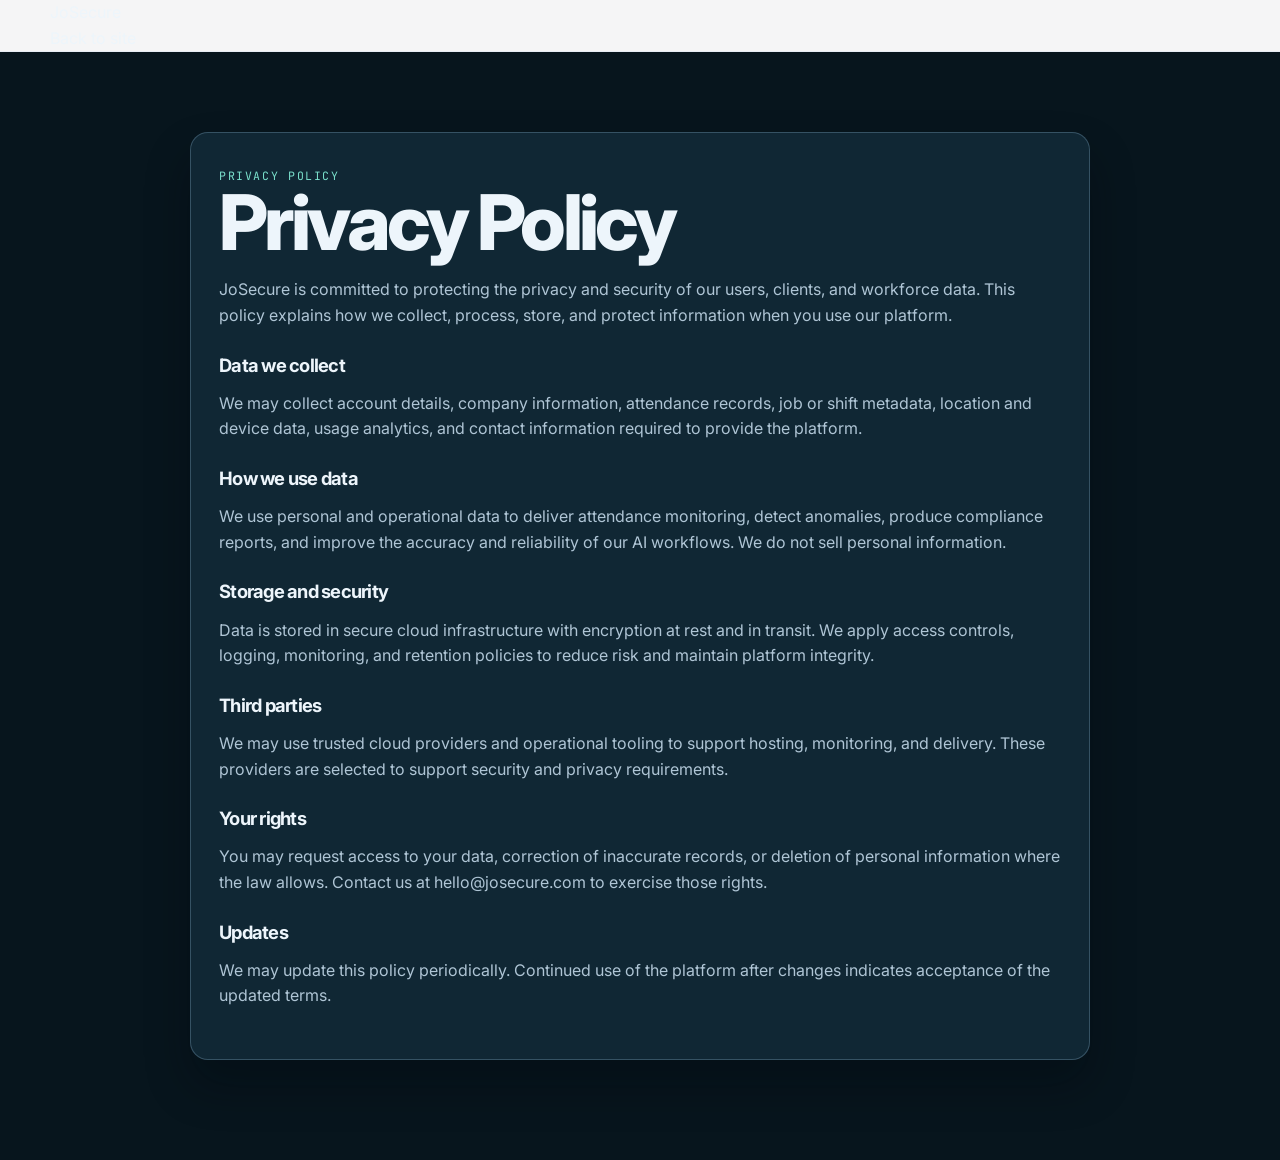
<file: privacy.html>
<!DOCTYPE html>
<html lang="en">
<head>
  <meta charset="UTF-8">
  <meta name="viewport" content="width=device-width, initial-scale=1.0">
  <title>Privacy Policy | JoSecure</title>
  <link rel="preconnect" href="https://fonts.googleapis.com">
  <link rel="preconnect" href="https://fonts.gstatic.com" crossorigin>
  <link href="https://fonts.googleapis.com/css2?family=Inter:wght@400;500;600;700;800;900&family=JetBrains+Mono:wght@400;500;600;700&display=swap" rel="stylesheet">
  <link rel="stylesheet" href="style.css">
  <style>
    body { background: #07151d; }
    .page-shell { padding: 80px 0 100px; }
    .legal-box {
      max-width: 900px;
      margin: 0 auto;
      background: rgba(18, 42, 56, 0.9);
      border: 1px solid rgba(124, 164, 186, 0.35);
      border-radius: 18px;
      padding: 34px 28px;
      box-shadow: 0 25px 45px rgba(2, 7, 12, 0.32);
    }
    .legal-box h1 { margin-bottom: 18px; }
    .legal-box h2 { margin: 26px 0 12px; font-size: 1.15rem; }
    .legal-box p, .legal-box li { color: var(--muted); }
    .legal-box ul { padding-left: 1.4rem; }
  </style>
</head>
<body>
  <header class="site-header">
    <nav class="wrap nav-bar">
      <a href="index.html" class="brand" aria-label="JoSecure home">
        <span class="brand-mark" aria-hidden="true">
          <svg viewBox="0 0 32 32" aria-hidden="true"><path d="M16 2.5L23 6v9.5c0 7.2-4.1 11.5-7 13.8-2.9-2.3-7-6.6-7-13.8V6l7-3.5zm0 7.1l-4.2 2.1v5.9c0 4.4 2.3 7.6 4.2 9.2 1.9-1.6 4.2-4.8 4.2-9.2V11.7L16 9.6z" fill="currentColor"/></svg>
        </span>
        <span>JoSecure</span>
      </a>
      <a class="nav-cta" href="index.html#contact">Back to site</a>
    </nav>
  </header>

  <main class="page-shell">
    <div class="wrap legal-box">
      <div class="section-eyebrow">Privacy policy</div>
      <h1>Privacy Policy</h1>
      <p>JoSecure is committed to protecting the privacy and security of our users, clients, and workforce data. This policy explains how we collect, process, store, and protect information when you use our platform.</p>

      <h2>Data we collect</h2>
      <p>We may collect account details, company information, attendance records, job or shift metadata, location and device data, usage analytics, and contact information required to provide the platform.</p>

      <h2>How we use data</h2>
      <p>We use personal and operational data to deliver attendance monitoring, detect anomalies, produce compliance reports, and improve the accuracy and reliability of our AI workflows. We do not sell personal information.</p>

      <h2>Storage and security</h2>
      <p>Data is stored in secure cloud infrastructure with encryption at rest and in transit. We apply access controls, logging, monitoring, and retention policies to reduce risk and maintain platform integrity.</p>

      <h2>Third parties</h2>
      <p>We may use trusted cloud providers and operational tooling to support hosting, monitoring, and delivery. These providers are selected to support security and privacy requirements.</p>

      <h2>Your rights</h2>
      <p>You may request access to your data, correction of inaccurate records, or deletion of personal information where the law allows. Contact us at hello@josecure.com to exercise those rights.</p>

      <h2>Updates</h2>
      <p>We may update this policy periodically. Continued use of the platform after changes indicates acceptance of the updated terms.</p>
    </div>
  </main>
</body>
</html>
</file>
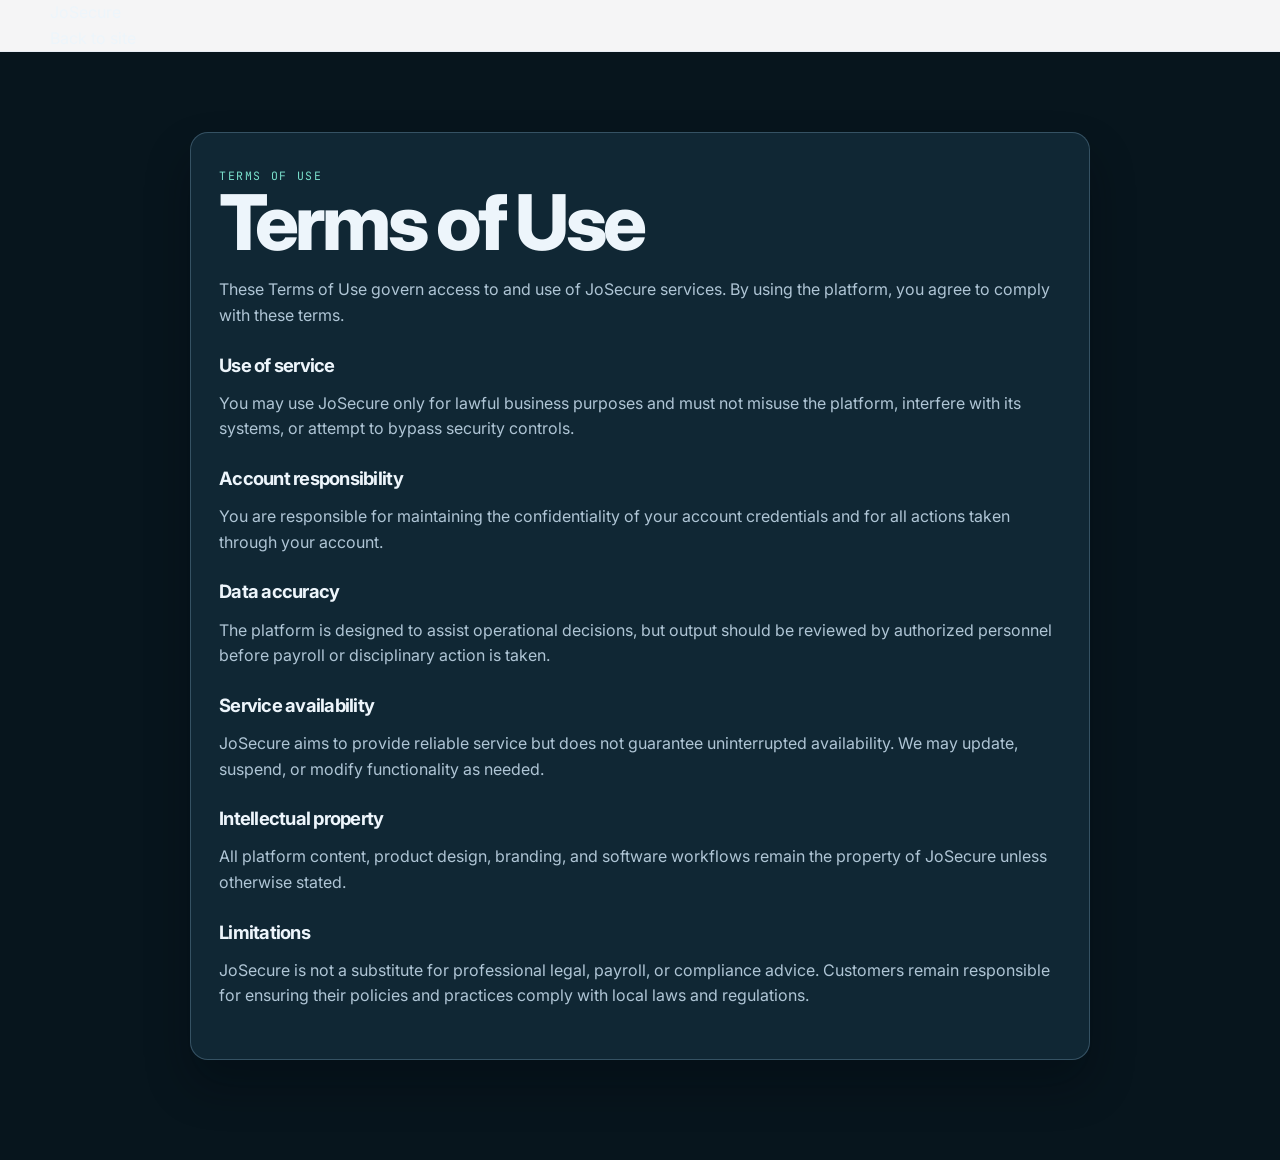
<file: terms.html>
<!DOCTYPE html>
<html lang="en">
<head>
  <meta charset="UTF-8">
  <meta name="viewport" content="width=device-width, initial-scale=1.0">
  <title>Terms of Use | JoSecure</title>
  <link rel="preconnect" href="https://fonts.googleapis.com">
  <link rel="preconnect" href="https://fonts.gstatic.com" crossorigin>
  <link href="https://fonts.googleapis.com/css2?family=Inter:wght@400;500;600;700;800;900&family=JetBrains+Mono:wght@400;500;600;700&display=swap" rel="stylesheet">
  <link rel="stylesheet" href="style.css">
  <style>
    body { background: #07151d; }
    .page-shell { padding: 80px 0 100px; }
    .legal-box {
      max-width: 900px;
      margin: 0 auto;
      background: rgba(18, 42, 56, 0.9);
      border: 1px solid rgba(124, 164, 186, 0.35);
      border-radius: 18px;
      padding: 34px 28px;
      box-shadow: 0 25px 45px rgba(2, 7, 12, 0.32);
    }
    .legal-box h1 { margin-bottom: 18px; }
    .legal-box h2 { margin: 26px 0 12px; font-size: 1.15rem; }
    .legal-box p, .legal-box li { color: var(--muted); }
    .legal-box ul { padding-left: 1.4rem; }
  </style>
</head>
<body>
  <header class="site-header">
    <nav class="wrap nav-bar">
      <a href="index.html" class="brand" aria-label="JoSecure home">
        <span class="brand-mark" aria-hidden="true">
          <svg viewBox="0 0 32 32" aria-hidden="true"><path d="M16 2.5L23 6v9.5c0 7.2-4.1 11.5-7 13.8-2.9-2.3-7-6.6-7-13.8V6l7-3.5zm0 7.1l-4.2 2.1v5.9c0 4.4 2.3 7.6 4.2 9.2 1.9-1.6 4.2-4.8 4.2-9.2V11.7L16 9.6z" fill="currentColor"/></svg>
        </span>
        <span>JoSecure</span>
      </a>
      <a class="nav-cta" href="index.html#contact">Back to site</a>
    </nav>
  </header>

  <main class="page-shell">
    <div class="wrap legal-box">
      <div class="section-eyebrow">Terms of use</div>
      <h1>Terms of Use</h1>
      <p>These Terms of Use govern access to and use of JoSecure services. By using the platform, you agree to comply with these terms.</p>

      <h2>Use of service</h2>
      <p>You may use JoSecure only for lawful business purposes and must not misuse the platform, interfere with its systems, or attempt to bypass security controls.</p>

      <h2>Account responsibility</h2>
      <p>You are responsible for maintaining the confidentiality of your account credentials and for all actions taken through your account.</p>

      <h2>Data accuracy</h2>
      <p>The platform is designed to assist operational decisions, but output should be reviewed by authorized personnel before payroll or disciplinary action is taken.</p>

      <h2>Service availability</h2>
      <p>JoSecure aims to provide reliable service but does not guarantee uninterrupted availability. We may update, suspend, or modify functionality as needed.</p>

      <h2>Intellectual property</h2>
      <p>All platform content, product design, branding, and software workflows remain the property of JoSecure unless otherwise stated.</p>

      <h2>Limitations</h2>
      <p>JoSecure is not a substitute for professional legal, payroll, or compliance advice. Customers remain responsible for ensuring their policies and practices comply with local laws and regulations.</p>
    </div>
  </main>
</body>
</html>
</file>
<file: style.css>
:root {
  --bg: #07151d;
  --bg-soft: #0c1f2a;
  --panel: #122a38;
  --panel-alt: #0d2230;
  --panel-light: #183547;
  --line: rgba(124, 164, 186, 0.3);
  --line-strong: rgba(124, 164, 186, 0.5);
  --text: #edf5fb;
  --muted: #afc5d5;
  --brand: #7ae0cc;
  --brand-strong: #45d1b4;
  --amber: #f2b65f;
  --amber-soft: rgba(242, 182, 95, 0.12);
  --danger: #ff7b82;
  --success: #7ae0cc;
  --shadow: 0 25px 45px rgba(2, 7, 12, 0.32);
  --display: 'Inter', sans-serif;
  --body: 'Inter', sans-serif;
  --mono: 'JetBrains Mono', monospace;
}

* { box-sizing: border-box; }

html { scroll-behavior: smooth; }

body {
  margin: 0;
  background: var(--bg);
  color: var(--text);
  font-family: var(--body);
  line-height: 1.6;
  overflow-x: hidden;
}

img, svg { display: block; max-width: 100%; }
a { color: inherit; text-decoration: none; }
button, input, select { font: inherit; }

:focus-visible {
  outline: 2px solid var(--brand);
  outline-offset: 3px;
}

.wrap {
  width: min(1180px, calc(100% - 32px));
  margin: 0 auto;
}

.site-header {
  width: 100%;
  background: rgba(255, 255, 255, 0.96);
  border-bottom: 1px solid #e8edf5;
  position: sticky;
  top: 0;
  z-index: 1000;
  backdrop-filter: blur(12px);
}

.navbar {
  max-width: 1250px;
  height: 82px;
  margin: 0 auto;
  padding: 0 28px;
  display: flex;
  align-items: center;
  justify-content: space-between;
  gap: 35px;
}

.brand {
  display: flex;
  align-items: center;
  text-decoration: none;
  flex-shrink: 0;
}

.brand img {
  width: 300px;
  height: auto;
  display: block;
  object-fit: contain;
}

.nav-menu {
  display: flex;
  align-items: center;
  justify-content: center;
  gap: 34px;
  flex: 1;
}

.nav-link {
  position: relative;
  color: #526078;
  text-decoration: none;
  font-size: 15px;
  font-weight: 500;
  transition: color 0.25s ease;
}

.nav-link:hover,
.nav-link:focus-visible {
  color: #1769e0;
}

.nav-link.active {
  color: #1769e0;
  font-weight: 600;
}

.nav-link.active::after {
  content: "";
  position: absolute;
  left: 0;
  right: 0;
  bottom: -9px;
  width: 100%;
  height: 2px;
  margin: auto;
  background: #1769e0;
  border-radius: 10px;
}

.nav-actions {
  display: flex;
  align-items: center;
  gap: 20px;
  flex-shrink: 0;
}

.login-btn {
  color: #0b1736;
  text-decoration: none;
  font-size: 15px;
  font-weight: 600;
  transition: color 0.25s ease;
}

.login-btn:hover,
.login-btn:focus-visible {
  color: #1769e0;
}

.get-started-btn {
  display: inline-flex;
  align-items: center;
  gap: 10px;
  padding: 12px 20px;
  background: #1769e0;
  color: #ffffff;
  text-decoration: none;
  font-size: 14px;
  font-weight: 600;
  border-radius: 8px;
  box-shadow: 0 6px 18px rgba(23, 105, 224, 0.20);
  transition: transform 0.25s ease, box-shadow 0.25s ease, background 0.25s ease;
}

.get-started-btn span {
  font-size: 18px;
  line-height: 1;
  transition: transform 0.25s ease;
}

.get-started-btn:hover,
.get-started-btn:focus-visible {
  background: #0d55c7;
  transform: translateY(-2px);
  box-shadow: 0 10px 25px rgba(23, 105, 224, 0.28);
}

.get-started-btn:hover span,
.get-started-btn:focus-visible span {
  transform: translateX(4px);
}

.mobile-menu-btn {
  display: none;
  width: 42px;
  height: 42px;
  border: 1px solid #e1e7f0;
  background: #ffffff;
  border-radius: 8px;
  cursor: pointer;
  flex-direction: column;
  align-items: center;
  justify-content: center;
  gap: 5px;
}

.mobile-menu-btn span {
  display: block;
  width: 20px;
  height: 2px;
  background: #0b1736;
  border-radius: 5px;
}

@media (max-width: 1000px) {
  .nav-menu {
    gap: 20px;
  }

  .nav-actions {
    gap: 12px;
  }

  .navbar {
    gap: 20px;
  }

  .brand img {
    width: 260px;
  }
}

@media (max-width: 768px) {
  .navbar {
    height: 72px;
    padding: 0 20px;
  }

  .brand img {
    width: 190px;
  }

  .nav-menu,
  .nav-actions {
    display: none;
  }

  .mobile-menu-btn {
    display: flex;
  }
}

@media (max-width: 400px) {
  .navbar {
    padding: 0 15px;
  }

  .brand img {
    width: 150px;
  }
}

.hero {
  position: relative;
  padding: 88px 0 72px;
  overflow: hidden;
}

.blueprint-bg {
  background-image:
    linear-gradient(rgba(122, 224, 204, 0.08) 1px, transparent 1px),
    linear-gradient(90deg, rgba(122, 224, 204, 0.08) 1px, transparent 1px);
  background-size: 32px 32px;
  background-position: center center;
}

.blueprint-bg::before {
  content: "";
  position: absolute;
  inset: 0;
  background: radial-gradient(circle at top left, rgba(69, 209, 180, 0.12), transparent 40%);
}

.hero-grid {
  position: relative;
  z-index: 1;
  display: grid;
  grid-template-columns: 1.05fr 0.95fr;
  gap: 52px;
  align-items: center;
}

.eyebrow,
.section-eyebrow,
.card-kicker {
  font-family: var(--mono);
  font-size: 0.72rem;
  text-transform: uppercase;
  letter-spacing: 0.14em;
  color: var(--brand);
}

.eyebrow {
  margin-bottom: 18px;
}

h1 {
  margin: 0 0 20px;
  font-family: var(--display);
  font-weight: 800;
  font-size: clamp(2.9rem, 6vw, 5rem);
  line-height: 0.96;
  letter-spacing: -0.05em;
  max-width: 560px;
}

.hero-sub {
  max-width: 560px;
  margin: 0 0 28px;
  color: var(--muted);
  font-size: 1.12rem;
}

.hero-actions {
  display: flex;
  flex-wrap: wrap;
  gap: 14px;
  margin-bottom: 30px;
}

.hero-metrics {
  display: flex;
  flex-wrap: wrap;
  gap: 28px;
}

.hero-metrics div {
  display: flex;
  flex-direction: column;
  gap: 2px;
  font-family: var(--mono);
  color: var(--muted);
  font-size: 0.76rem;
}

.hero-metrics strong {
  font-size: 1.05rem;
  color: var(--brand);
}

.hero-visual {
  display: flex;
  align-items: center;
  justify-content: center;
}

.dashboard-window {
  width: min(100%, 520px);
  background: rgba(17, 40, 52, 0.88);
  border: 1px solid var(--line-strong);
  border-radius: 18px;
  box-shadow: var(--shadow);
}

.window-topbar {
  display: flex;
  gap: 8px;
  padding: 14px 18px;
  border-bottom: 1px solid var(--line);
}

.window-topbar span {
  width: 12px;
  height: 12px;
  border-radius: 50%;
  background: rgba(255, 255, 255, 0.17);
}

.window-topbar span:nth-child(1) { background: #ff7b82; }
.window-topbar span:nth-child(2) { background: #f2b65f; }
.window-topbar span:nth-child(3) { background: var(--brand); }

.dashboard-body {
  display: grid;
  grid-template-columns: 1fr 1.45fr;
  gap: 16px;
  padding: 20px;
}

.panel {
  background: rgba(10, 24, 31, 0.8);
  border: 1px solid var(--line);
  border-radius: 12px;
  padding: 16px;
}

.panel-small {
  min-height: 126px;
}

.panel-small p,
.warning-panel p {
  margin: 0 0 12px;
  color: var(--muted);
  font-size: 0.76rem;
  letter-spacing: 0.06em;
  text-transform: uppercase;
}

.panel-small h3,
.warning-panel h3 {
  margin: 0 0 16px;
  font-size: clamp(1.5rem, 2vw, 2.3rem);
}

.mini-bars {
  display: flex;
  align-items: end;
  gap: 6px;
  height: 42px;
}

.mini-bars span {
  display: block;
  flex: 1;
  border-radius: 6px 6px 0 0;
  background: linear-gradient(180deg, var(--brand), rgba(122, 224, 204, 0.25));
}

.mini-bars span:nth-child(1) { height: 35%; }
.mini-bars span:nth-child(2) { height: 55%; }
.mini-bars span:nth-child(3) { height: 70%; }
.mini-bars span:nth-child(4) { height: 50%; }
.mini-bars span:nth-child(5) { height: 82%; }

.panel-wide {
  grid-column: 1 / -1;
}

.panel-header {
  display: flex;
  justify-content: space-between;
  align-items: center;
  gap: 12px;
  margin-bottom: 18px;
  font-size: 0.8rem;
  color: var(--muted);
}

.pill {
  display: inline-flex;
  align-items: center;
  justify-content: center;
  border-radius: 999px;
  font-size: 0.72rem;
  padding: 0.3rem 0.65rem;
  font-weight: 700;
}

.pill.success {
  background: rgba(122, 224, 204, 0.16);
  color: var(--success);
}

.pill.neutral {
  background: rgba(242, 182, 95, 0.12);
  color: var(--amber);
}

.line-chart {
  display: flex;
  align-items: end;
  justify-content: space-between;
  gap: 8px;
  height: 90px;
  padding-top: 8px;
}

.line-chart .bar {
  display: block;
  flex: 1;
  border-radius: 10px 10px 0 0;
  background: linear-gradient(180deg, var(--brand), rgba(122, 224, 204, 0.25));
}

.line-chart .bar.a { height: 46%; }
.line-chart .bar.b { height: 56%; }
.line-chart .bar.c { height: 76%; }
.line-chart .bar.d { height: 62%; }
.line-chart .bar.e { height: 88%; }
.line-chart .bar.f { height: 100%; }

.warning-panel {
  background: rgba(255, 123, 130, 0.08);
  border-color: rgba(255, 123, 130, 0.25);
}

.warning-panel ul {
  margin: 0;
  padding-left: 1rem;
  color: var(--muted);
  font-size: 0.82rem;
  line-height: 1.8;
}

.stats-bar {
  border-top: 1px solid var(--line);
  border-bottom: 1px solid var(--line);
  background: rgba(12, 31, 42, 0.9);
}

.stats-grid {
  display: grid;
  grid-template-columns: repeat(4, 1fr);
  gap: 18px;
  padding: 30px 0;
}

.stat-number {
  font-family: var(--mono);
  font-size: clamp(1.4rem, 2vw, 2rem);
  color: var(--brand);
  font-weight: 700;
}

.stat-label { color: var(--muted); font-size: 0.82rem; }

.section {
  padding: 96px 0;
}

.alt-section {
  background: rgba(13, 34, 48, 0.7);
  border-top: 1px solid var(--line);
  border-bottom: 1px solid var(--line);
}

.section-head {
  max-width: 750px;
  margin-bottom: 42px;
}

.section-head.narrow { max-width: 640px; }

h2 {
  margin: 0;
  font-family: var(--display);
  font-size: clamp(2rem, 4vw, 3rem);
  line-height: 1.1;
  letter-spacing: -0.04em;
}

.section-sub {
  color: var(--muted);
  margin-top: 16px;
  font-size: 1.04rem;
}

.problem-grid,
.ai-grid,
.features-grid,
.traction-grid,
.team-grid {
  display: grid;
  gap: 22px;
}

.problem-grid {
  grid-template-columns: repeat(3, minmax(0, 1fr));
}

.info-card,
.ai-card,
.feature-card,
.traction-card,
.team-card,
.infra-card,
.solution-copy,
.stack-card,
.market-panel,
.showcase-panel,
.contact-form {
  background: rgba(18, 42, 56, 0.9);
  border: 1px solid var(--line);
  border-radius: 16px;
  box-shadow: var(--shadow);
}

.info-card,
.ai-card,
.feature-card,
.traction-card,
.team-card,
.infra-card {
  padding: 26px 22px;
  overflow: hidden;
}

.info-card img,
.feature-card img {
  display: block;
  width: 100%;
  height: 180px;
  object-fit: cover;
  border-radius: 12px;
  margin-bottom: 18px;
}

.info-card h3,
.ai-card h3,
.feature-card h3,
.traction-card h3,
.team-card h3,
.infra-card h3 {
  margin: 12px 0 10px;
  font-size: 1.3rem;
  line-height: 1.3;
}

.info-card p,
.ai-card p,
.feature-card p,
.traction-card p,
.team-card p,
.infra-card p,
.solution-copy p,
.step-card p {
  color: var(--muted);
  margin: 0;
}

.solution-grid {
  display: grid;
  grid-template-columns: 1.1fr 0.9fr;
  gap: 26px;
  align-items: center;
}

.solution-copy {
  padding: 28px 24px;
}

.check-list {
  list-style: none;
  padding: 0;
  margin: 24px 0 0;
  display: grid;
  gap: 10px;
  color: var(--text);
}

.check-list li {
  position: relative;
  padding-left: 28px;
}

.check-list li::before {
  content: "✓";
  position: absolute;
  left: 0;
  color: var(--brand);
  font-weight: 800;
}

.stack-card {
  padding: 20px;
  background: rgba(8, 21, 29, 0.96);
}

.stack-row {
  display: flex;
  align-items: center;
  justify-content: space-between;
  gap: 12px;
  padding: 14px 0;
  border-bottom: 1px solid var(--line);
  color: var(--muted);
}

.stack-row:last-child { border-bottom: none; }

.status {
  font-family: var(--mono);
  font-size: 0.72rem;
  letter-spacing: 0.05em;
  text-transform: uppercase;
}

.status.good { color: var(--success); }
.status.warn { color: var(--amber); }
.status.alert { color: var(--danger); }

.ai-grid {
  grid-template-columns: repeat(4, minmax(0, 1fr));
}

.feature-card {
  min-height: 220px;
  padding: 0;
  overflow: hidden;
}

.feature-card img {
  height: 170px;
  margin-bottom: 0;
  border-radius: 16px 16px 0 0;
}

.feature-card .feature-icon,
.feature-card h3,
.feature-card p {
  margin-left: 20px;
  margin-right: 20px;
}

.feature-card .feature-icon {
  display: inline-flex;
  width: 42px;
  height: 42px;
  border-radius: 10px;
  background: rgba(122, 224, 204, 0.08);
  border: 1px solid rgba(122, 224, 204, 0.12);
  color: var(--brand);
  align-items: center;
  justify-content: center;
  font-family: var(--mono);
  font-weight: 700;
  margin-top: 20px;
}

.feature-card h3 {
  margin-top: 16px;
}

.feature-card p {
  margin-bottom: 20px;
  padding-bottom: 4px;
}

.features-grid {
  grid-template-columns: repeat(3, minmax(0, 1fr));
}

.showcase-section {
  border-top: 1px solid var(--line);
  border-bottom: 1px solid var(--line);
  background: rgba(7, 21, 29, 0.96);
}

.showcase-grid {
  display: grid;
  grid-template-columns: 0.9fr 1.1fr;
  gap: 26px;
  align-items: center;
}

.showcase-panel {
  padding: 24px;
}

.showcase-head {
  display: flex;
  justify-content: space-between;
  align-items: center;
  gap: 12px;
  margin-bottom: 16px;
  color: var(--muted);
  font-size: 0.82rem;
}

.chart-grid {
  display: grid;
  grid-template-columns: repeat(2, minmax(0, 1fr));
  gap: 16px;
}

.chart-box {
  background: rgba(10, 24, 31, 0.8);
  border: 1px solid var(--line);
  border-radius: 12px;
  padding: 18px 16px;
}

.chart-box small,
.large-box ul {
  color: var(--muted);
}

.chart-box strong {
  display: block;
  margin: 10px 0 12px;
  font-size: 1.8rem;
}

.sparkline {
  height: 42px;
  overflow: hidden;
  border-radius: 8px;
  background: rgba(255, 255, 255, 0.02);
  position: relative;
}

.sparkline span {
  position: absolute;
  inset: 0;
}

.spark-a span {
  background: linear-gradient(180deg, rgba(122, 224, 204, 0), rgba(122, 224, 204, 0.7));
  clip-path: polygon(0 62%, 14% 58%, 23% 44%, 38% 51%, 52% 38%, 66% 30%, 80% 42%, 100% 18%, 100% 100%, 0 100%);
}

.spark-b span {
  background: linear-gradient(180deg, rgba(242, 182, 95, 0), rgba(242, 182, 95, 0.7));
  clip-path: polygon(0 72%, 16% 60%, 31% 74%, 48% 56%, 62% 44%, 78% 63%, 100% 30%, 100% 100%, 0 100%);
}

.large-box {
  grid-column: 1 / -1;
}

.large-box ul {
  list-style: none;
  margin: 12px 0 0;
  padding: 0;
  line-height: 1.8;
}

.steps-grid {
  display: grid;
  grid-template-columns: repeat(4, minmax(0, 1fr));
  gap: 20px;
}

.step-card {
  background: rgba(18, 42, 56, 0.9);
  border: 1px solid var(--line);
  border-radius: 16px;
  padding: 24px 20px;
}

.step-index {
  display: inline-flex;
  align-items: center;
  justify-content: center;
  min-width: 52px;
  height: 52px;
  margin-bottom: 18px;
  border-radius: 14px;
  background: rgba(122, 224, 204, 0.08);
  border: 1px solid rgba(122, 224, 204, 0.2);
  color: var(--brand);
  font-family: var(--mono);
  font-weight: 700;
}

.step-card h3 {
  margin: 0 0 10px;
  font-size: 1.2rem;
}

.infra-grid,
.market-grid,
.cta-grid {
  display: grid;
  gap: 24px;
}

.infra-grid {
  grid-template-columns: repeat(2, minmax(0, 1fr));
}

.market-grid {
  grid-template-columns: 1fr 1fr;
  align-items: center;
}

.market-panel {
  padding: 18px 18px 10px;
}

.market-row {
  display: grid;
  grid-template-columns: 140px 1fr;
  gap: 18px;
  padding: 14px 0;
  border-bottom: 1px solid var(--line);
}

.market-row:last-child { border-bottom: none; }

.market-row span {
  color: var(--muted);
}

.market-row strong {
  font-size: 0.96rem;
}

.traction-grid {
  grid-template-columns: repeat(3, minmax(0, 1fr));
}

.roadmap {
  display: grid;
  grid-template-columns: repeat(3, minmax(0, 1fr));
  gap: 18px;
}

.roadmap-item {
  display: flex;
  flex-direction: column;
  gap: 8px;
  padding: 22px 18px;
  background: rgba(18, 42, 56, 0.9);
  border: 1px solid var(--line);
  border-radius: 16px;
}

.roadmap-item span {
  font-family: var(--mono);
  color: var(--brand);
  font-size: 0.7rem;
  letter-spacing: 0.12em;
  text-transform: uppercase;
}

.team-grid {
  grid-template-columns: repeat(3, minmax(0, 1fr));
}

.team-card {
  text-align: center;
}

.avatar {
  width: 72px;
  height: 72px;
  display: grid;
  place-items: center;
  margin: 0 auto 18px;
  border-radius: 50%;
  background: linear-gradient(135deg, rgba(122, 224, 204, 0.2), rgba(242, 182, 95, 0.15));
  border: 1px solid rgba(122, 224, 204, 0.2);
  color: var(--brand);
  font-weight: 800;
  letter-spacing: 0.04em;
}

.team-card span {
  display: block;
  margin-bottom: 12px;
  color: var(--brand);
  font-family: var(--mono);
  font-size: 0.72rem;
  letter-spacing: 0.08em;
  text-transform: uppercase;
}

.cta-section {
  background: linear-gradient(180deg, rgba(7, 21, 29, 0.9), rgba(12, 31, 42, 1));
  border-top: 1px solid var(--line);
}

.cta-grid {
  grid-template-columns: 0.9fr 1.1fr;
  align-items: center;
}

.cta-copy {
  max-width: 500px;
}

.contact-list {
  display: grid;
  gap: 10px;
  margin-top: 24px;
  color: var(--muted);
}

.contact-list a:hover,
.contact-list a:focus-visible {
  color: var(--brand);
}

.industry-grid {
  display: grid;
  grid-template-columns: repeat(3, minmax(0, 1fr));
  gap: 16px;
}

.industry-card {
  min-height: 220px;
  padding: 24px;
  background: rgba(18, 42, 56, 0.72);
  border: 1px solid var(--line);
  border-radius: 14px;
}

.industry-card h3 {
  margin: 34px 0 10px;
  font-size: 1.15rem;
}

.industry-card p,
.faq-list p {
  margin: 0;
  color: var(--muted);
}

.faq-grid {
  display: grid;
  grid-template-columns: 0.8fr 1.2fr;
  gap: 64px;
  align-items: start;
}

.faq-list {
  border-top: 1px solid var(--line);
}

.faq-list details {
  border-bottom: 1px solid var(--line);
  padding: 20px 0;
}

.faq-list summary {
  cursor: pointer;
  list-style: none;
  padding-right: 28px;
  position: relative;
  font-weight: 700;
}

.faq-list summary::-webkit-details-marker { display: none; }

.faq-list summary::after {
  content: "+";
  position: absolute;
  right: 0;
  color: var(--brand);
  font-family: var(--mono);
  font-size: 1.1rem;
}

.faq-list details[open] summary::after { content: "-"; }

.faq-list details p {
  margin-top: 12px;
  max-width: 620px;
}

.contact-form {
  padding: 24px;
}

.form-row {
  display: grid;
  grid-template-columns: repeat(2, minmax(0, 1fr));
  gap: 14px;
  margin-bottom: 14px;
}

.field {
  display: flex;
  flex-direction: column;
  gap: 8px;
}

label {
  font-size: 0.74rem;
  letter-spacing: 0.08em;
  text-transform: uppercase;
  color: var(--muted);
  font-family: var(--mono);
}

input {
  width: 100%;
  background: rgba(9, 23, 31, 0.9);
  border: 1px solid var(--line-strong);
  border-radius: 10px;
  color: var(--text);
  padding: 0.9rem 0.95rem;
}

input:focus {
  outline: none;
  border-color: rgba(122, 224, 204, 0.8);
}

.full-width {
  width: 100%;
  margin-top: 6px;
}

.form-note {
  margin-top: 12px;
  text-align: center;
  color: var(--muted);
  font-size: 0.76rem;
}

.form-status {
  min-height: 1.4em;
  margin: 12px 0 0;
  color: var(--brand);
  font-size: 0.82rem;
  text-align: center;
}

.site-footer {
  border-top: 1px solid var(--line);
  background: rgba(10, 24, 31, 0.95);
  padding: 26px 0 40px;
}

.footer-grid {
  display: flex;
  align-items: center;
  justify-content: space-between;
  gap: 18px;
  flex-wrap: wrap;
}

.footer-brand {
  font-size: 0.84rem;
}

.footer-links,
.footer-meta {
  display: flex;
  align-items: center;
  flex-wrap: wrap;
  gap: 18px;
  color: var(--muted);
  font-size: 0.85rem;
}

.footer-links a:hover,
.footer-meta a:hover { color: var(--brand); }

@media (max-width: 960px) {
  .nav-links { display: none; }
  .hero-grid,
  .solution-grid,
  .showcase-grid,
  .market-grid,
  .cta-grid,
  .infra-grid,
  .industry-grid,
  .team-grid,
  .traction-grid,
  .problem-grid,
  .ai-grid,
  .features-grid,
  .steps-grid,
  .roadmap {
    grid-template-columns: 1fr 1fr;
  }

  .hero-grid,
  .showcase-grid,
  .market-grid,
  .cta-grid,
  .problem-grid,
  .ai-grid,
  .features-grid,
  .steps-grid,
  .roadmap,
  .team-grid,
  .traction-grid,
  .infra-grid {
    grid-template-columns: 1fr;
  }

  .faq-grid { grid-template-columns: 1fr; gap: 32px; }

  .stats-grid { grid-template-columns: repeat(2, minmax(0, 1fr)); }
  .dashboard-window { width: 100%; }
}

@media (max-width: 560px) {
  .section { padding: 72px 0; }
  .hero { padding-top: 64px; }
  .form-row { grid-template-columns: 1fr; }
  .hero-actions { flex-direction: column; }
  .btn,
  .nav-cta { width: 100%; }
  .hero-metrics { flex-direction: column; gap: 14px; }
  .nav-bar { min-height: 70px; }
  .market-row { grid-template-columns: 1fr; gap: 6px; }
}
</file>
